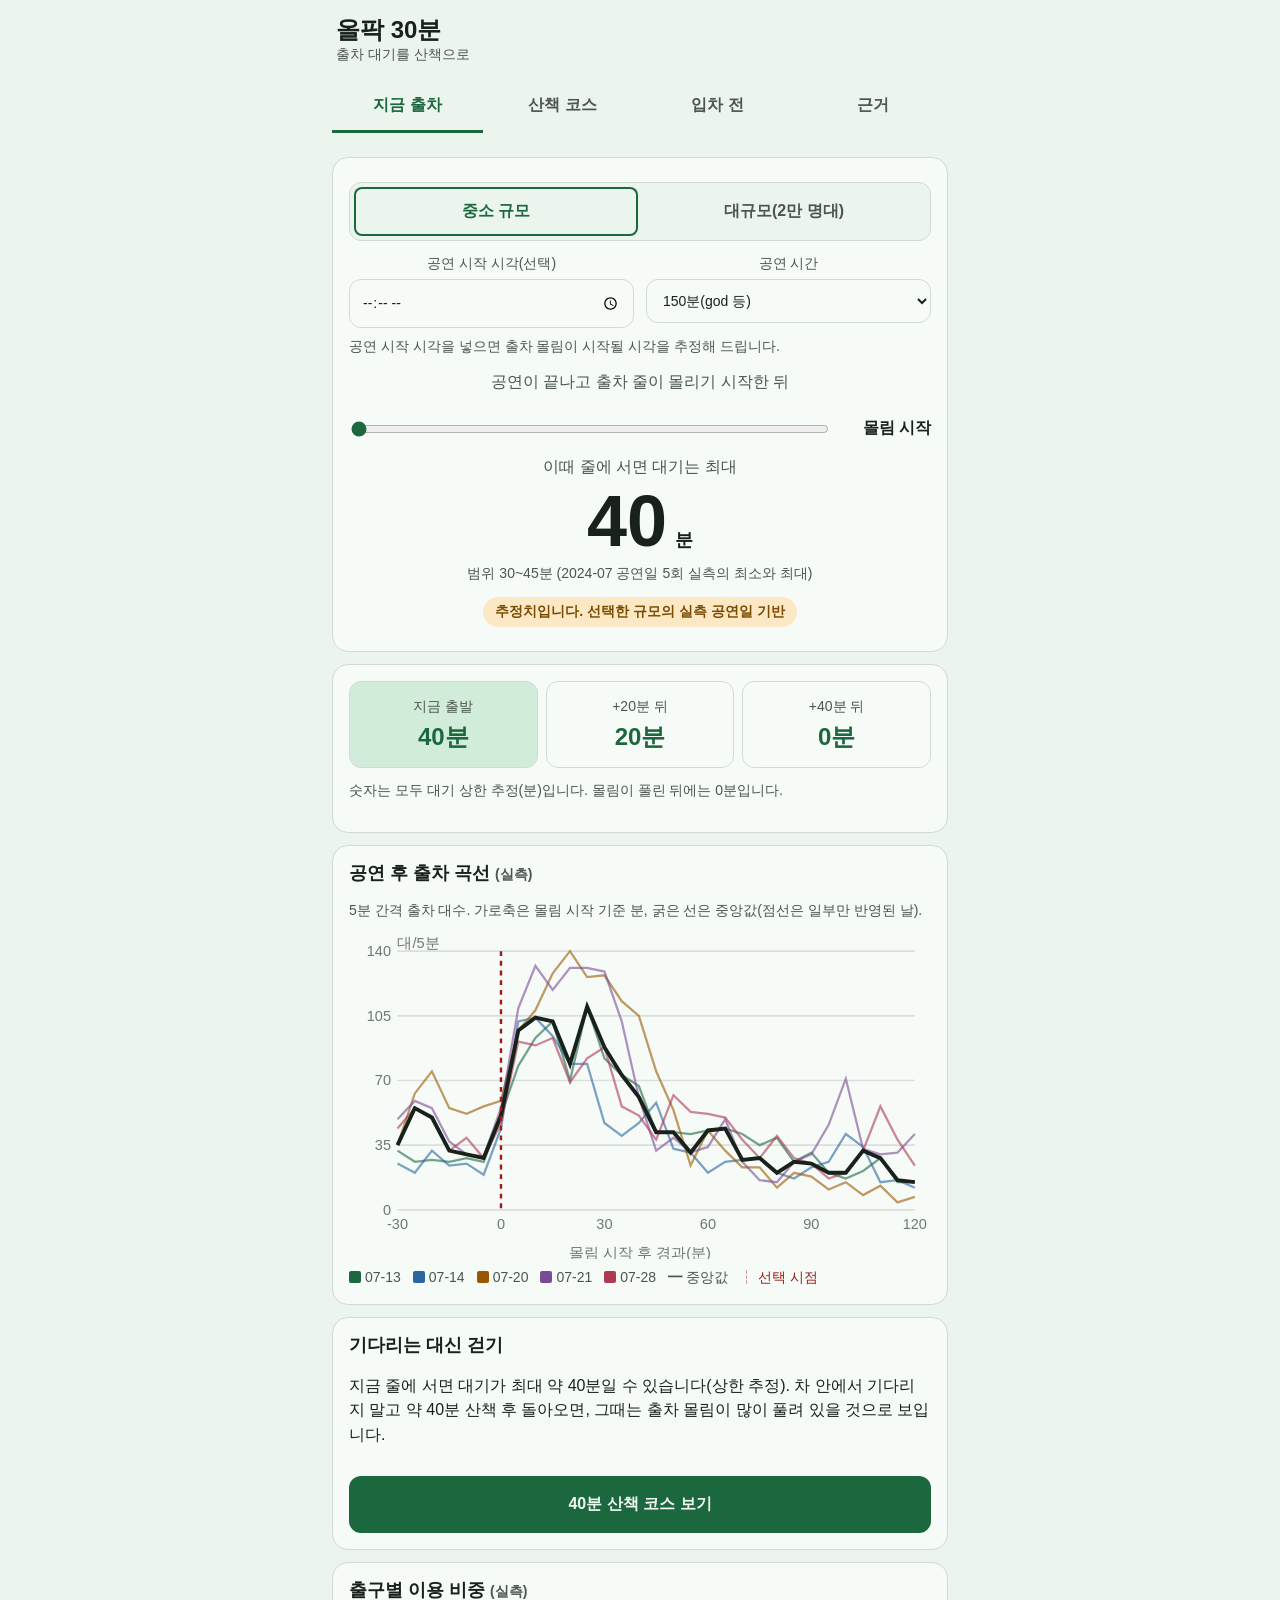
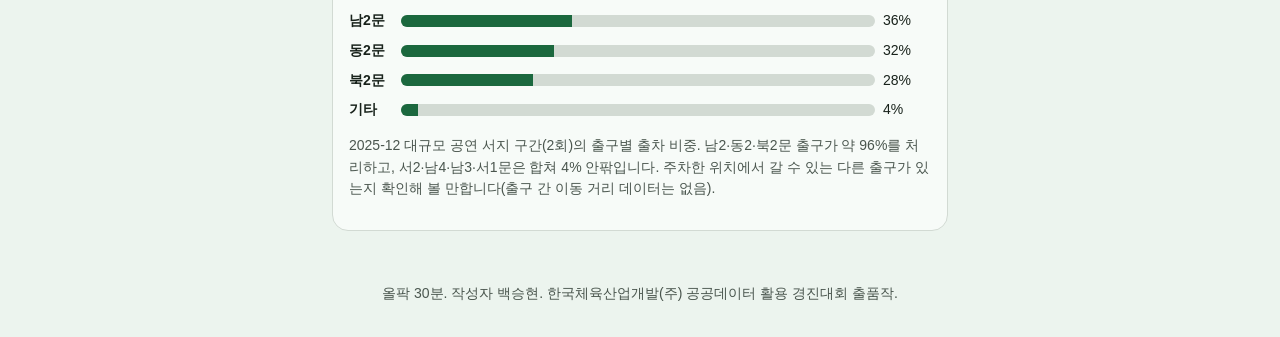
<file: index.html>
<!doctype html>
<html lang="ko"><head><meta charset="utf-8"><meta name="viewport" content="width=device-width,initial-scale=1">
<title>올팍 30분</title><meta name="description" content="공연 후 올림픽공원 출차 대기를 공공데이터로 추정하고 산책 코스로 바꾸는 웹앱">
<link rel="icon" href="data:,"><link rel="stylesheet" href="web/style.css"><meta http-equiv="refresh" content="0; url=web/"><link rel="canonical" href="web/"></head>
<body><main><p><a href="web/">올팍 30분 열기</a></p></main></body></html>
</file>
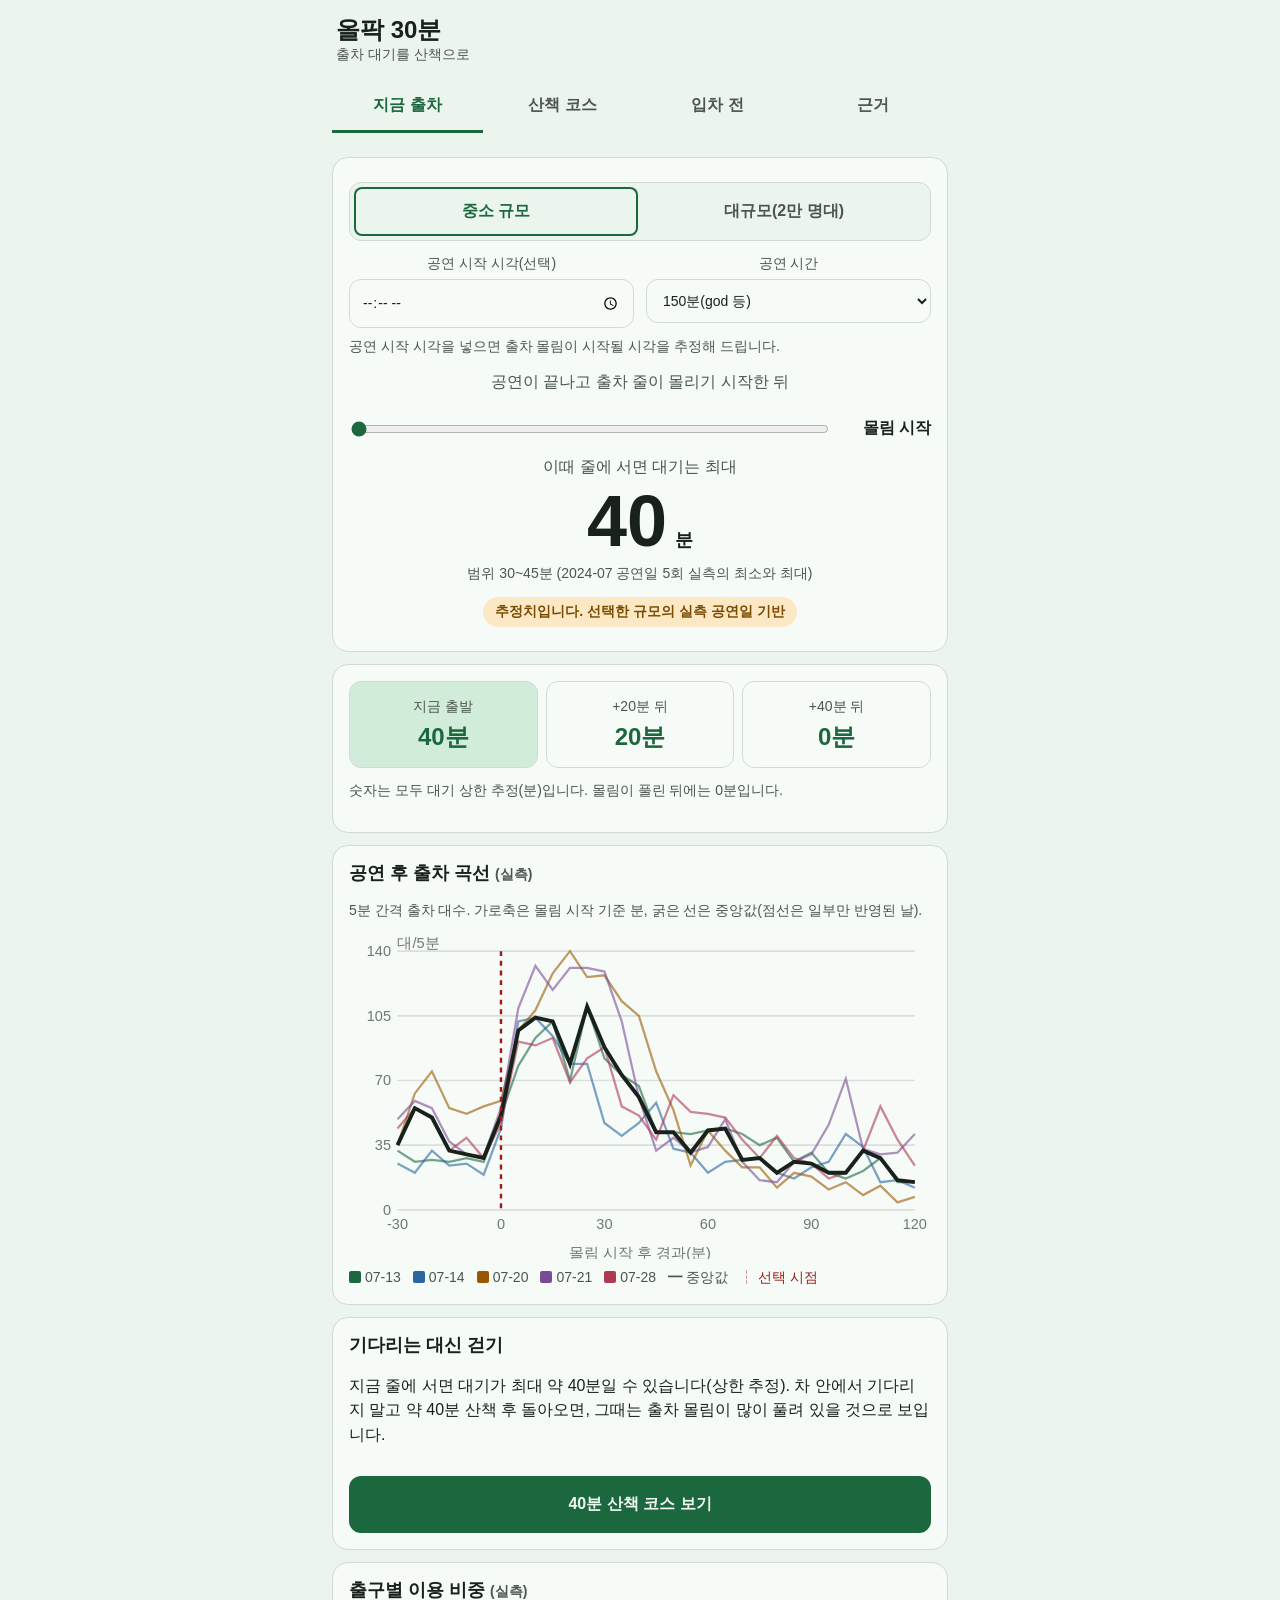
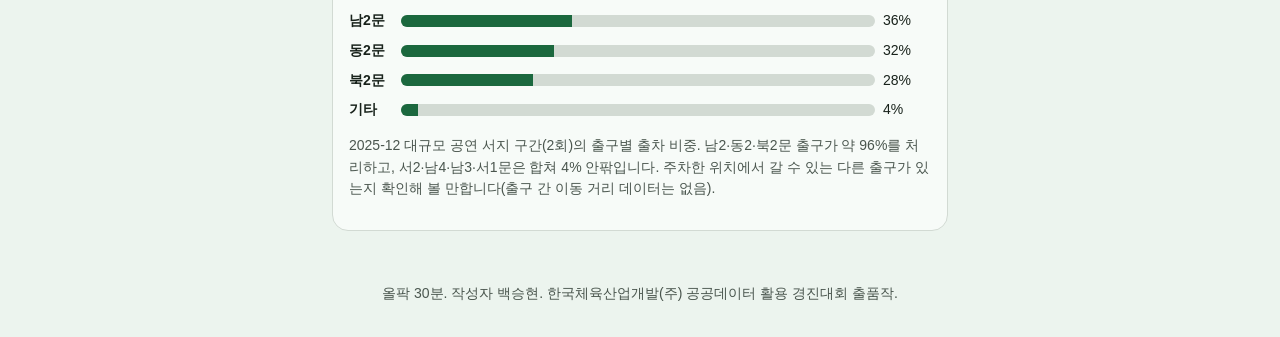
<file: web/index.html>
<!doctype html>
<html lang="ko">
<head>
<meta charset="utf-8">
<meta name="viewport" content="width=device-width,initial-scale=1,viewport-fit=cover">
<title>올팍 30분, 출차 대기를 산책으로</title>
<meta name="description" content="공연이 끝난 뒤 올림픽공원 출차 대기 시간을 데이터로 추정하고, 그 시간을 산책 코스로 바꿔 드립니다.">
<link rel="icon" href="data:,">
<link rel="stylesheet" href="style.css?v=3">
</head>
<body>
<header class="top">
  <div class="brand"><div><h1>올팍 30분</h1><p>출차 대기를 산책으로</p></div></div>
  <div class="live" id="live" hidden><span id="liveText"></span></div>
</header>

<nav class="tabs" role="tablist" aria-label="메뉴">
  <button role="tab" aria-selected="true" data-tab="out">지금 출차</button>
  <button role="tab" aria-selected="false" data-tab="walk">산책 코스</button>
  <button role="tab" aria-selected="false" data-tab="in">입차 전</button>
  <button role="tab" aria-selected="false" data-tab="why">근거</button>
</nav>

<main>
<!-- 1. 지금 출차 -->
<section id="tab-out" class="panel" role="tabpanel">
  <div class="card hero">
    <div class="seg" role="group" aria-label="공연 규모"><button type="button" data-scale="small" aria-pressed="true">중소 규모</button><button type="button" data-scale="large" aria-pressed="false">대규모(2만 명대)</button></div>
    <div class="row2 showrow">
      <label>공연 시작 시각(선택)<input type="time" id="showStart"></label>
      <label>공연 시간<select id="showDur"><option value="120">120분(중앙값)</option><option value="150" selected>150분(god 등)</option><option value="180">180분</option></select></label>
    </div>
    <p class="muted onset" id="onsetNote">공연 시작 시각을 넣으면 출차 몰림이 시작될 시각을 추정해 드립니다.</p>
    <div class="lead">공연이 끝나고 출차 줄이 몰리기 시작한 뒤</div>
    <div class="sliderrow">
      <input id="offset" type="range" min="0" max="60" step="5" value="0" aria-label="출차 몰림 시작 후 경과 분">
      <output id="offsetOut">0분 경과</output>
    </div>
    <div class="lead">이때 줄에 서면 대기는 최대</div>
    <div class="big"><span id="waitMed">-</span><small>분</small></div>
    <div class="range" id="waitRange"></div>
    <div class="tag est">추정치입니다. 선택한 규모의 실측 공연일 기반</div>
  </div>

  <div class="card"><div class="compare" id="compare"></div><p class="muted note-gap">숫자는 모두 대기 상한 추정(분)입니다. 몰림이 풀린 뒤에는 0분입니다.</p></div>

  <div class="card">
    <h2>공연 후 출차 곡선 <span class="muted">(실측)</span></h2>
    <p class="muted">5분 간격 출차 대수. 가로축은 몰림 시작 기준 분, 굵은 선은 중앙값(점선은 일부만 반영된 날).</p>
    <div id="chart" class="chart" aria-label="출차 곡선 그래프"></div>
    <div class="legend" id="legend"></div>
  </div>
  <div class="card" id="nextStep"></div>
  <div class="card">
    <h2>출구별 이용 비중 <span class="muted">(실측)</span></h2>
    <div id="gates" class="bars"></div>
  </div>
</section>

<!-- 2. 산책 -->
<section id="tab-walk" class="panel" role="tabpanel" hidden>
  <div class="card">
    <h2>기다릴 시간에 맞춘 산책 코스</h2>
    <div class="row2">
      <label>남는 시간<select id="walkMin"><option value="15">15분</option><option value="25" selected>25분</option><option value="40">40분</option><option value="60">60분</option></select></label>
      <label>날짜<input type="date" id="walkDate"></label>
    </div>
    <label class="check"><input type="checkbox" id="walkNight" checked> 해가 진 뒤(야간)</label>
    <div id="course"></div>
  </div>
  <div class="card note" id="seasonNote"></div>
</section>

<!-- 3. 입차 전 -->
<section id="tab-in" class="panel" role="tabpanel" hidden>
  <div class="card">
    <h2>입차 전에 알아 두면 좋은 것</h2>
    <ul class="tips" id="inTips"></ul>
  </div>
  <div class="card">
    <h2>주차구역 혼잡 기록 <span class="muted">(참고)</span></h2>
    <p class="muted" id="lotCaveat"></p>
    <div id="lots" class="bars"></div>
  </div>
  <div class="card" id="liveCard" hidden>
    <h2>실시간 주차현황</h2>
    <div id="liveBody"></div>
  </div>
</section>

<!-- 4. 근거 -->
<section id="tab-why" class="panel" role="tabpanel" hidden>
  <div class="card">
    <h2>어떻게 계산했나</h2>
    <div id="method"></div>
  </div>
  <div class="card">
    <h2>데이터 품질 개선 제안 <span class="muted" id="qCount"></span></h2>
    <div id="quality"></div>
  </div>
  <div class="card small">
    <h2>사용 데이터</h2>
    <p>한국체육산업개발(주) 개방 데이터: 올림픽공원 입출차 정보(15138735, 2024-07), 2025 연계 데이터(15164822)와 게이트별 입출차(15159093)의 파일 사본(문화공공데이터광장), 주차장 혼잡도(15164156), 월별주차현황(15131671), 잔디시설정보(15143220), 영문 공연정보(15149169), 실시간 주차현황(15168686, 실시간 연동). 공연정보(3037877)는 연동 예정입니다.</p>
    <p class="muted">본 서비스의 대기시간은 모두 통계 기반 <b>추정치</b>이며 실제 상황과 다를 수 있습니다. 현장 안내와 교통 정보를 우선하세요.</p>
  </div>
</section>
</main>
<footer>올팍 30분. 작성자 백승현. 한국체육산업개발(주) 공공데이터 활용 경진대회 출품작.</footer>

<script src="config.js?v=3"></script>
<script src="data.js?v=3"></script>
<script src="app.js?v=3"></script>
</body>
</html>
</file>
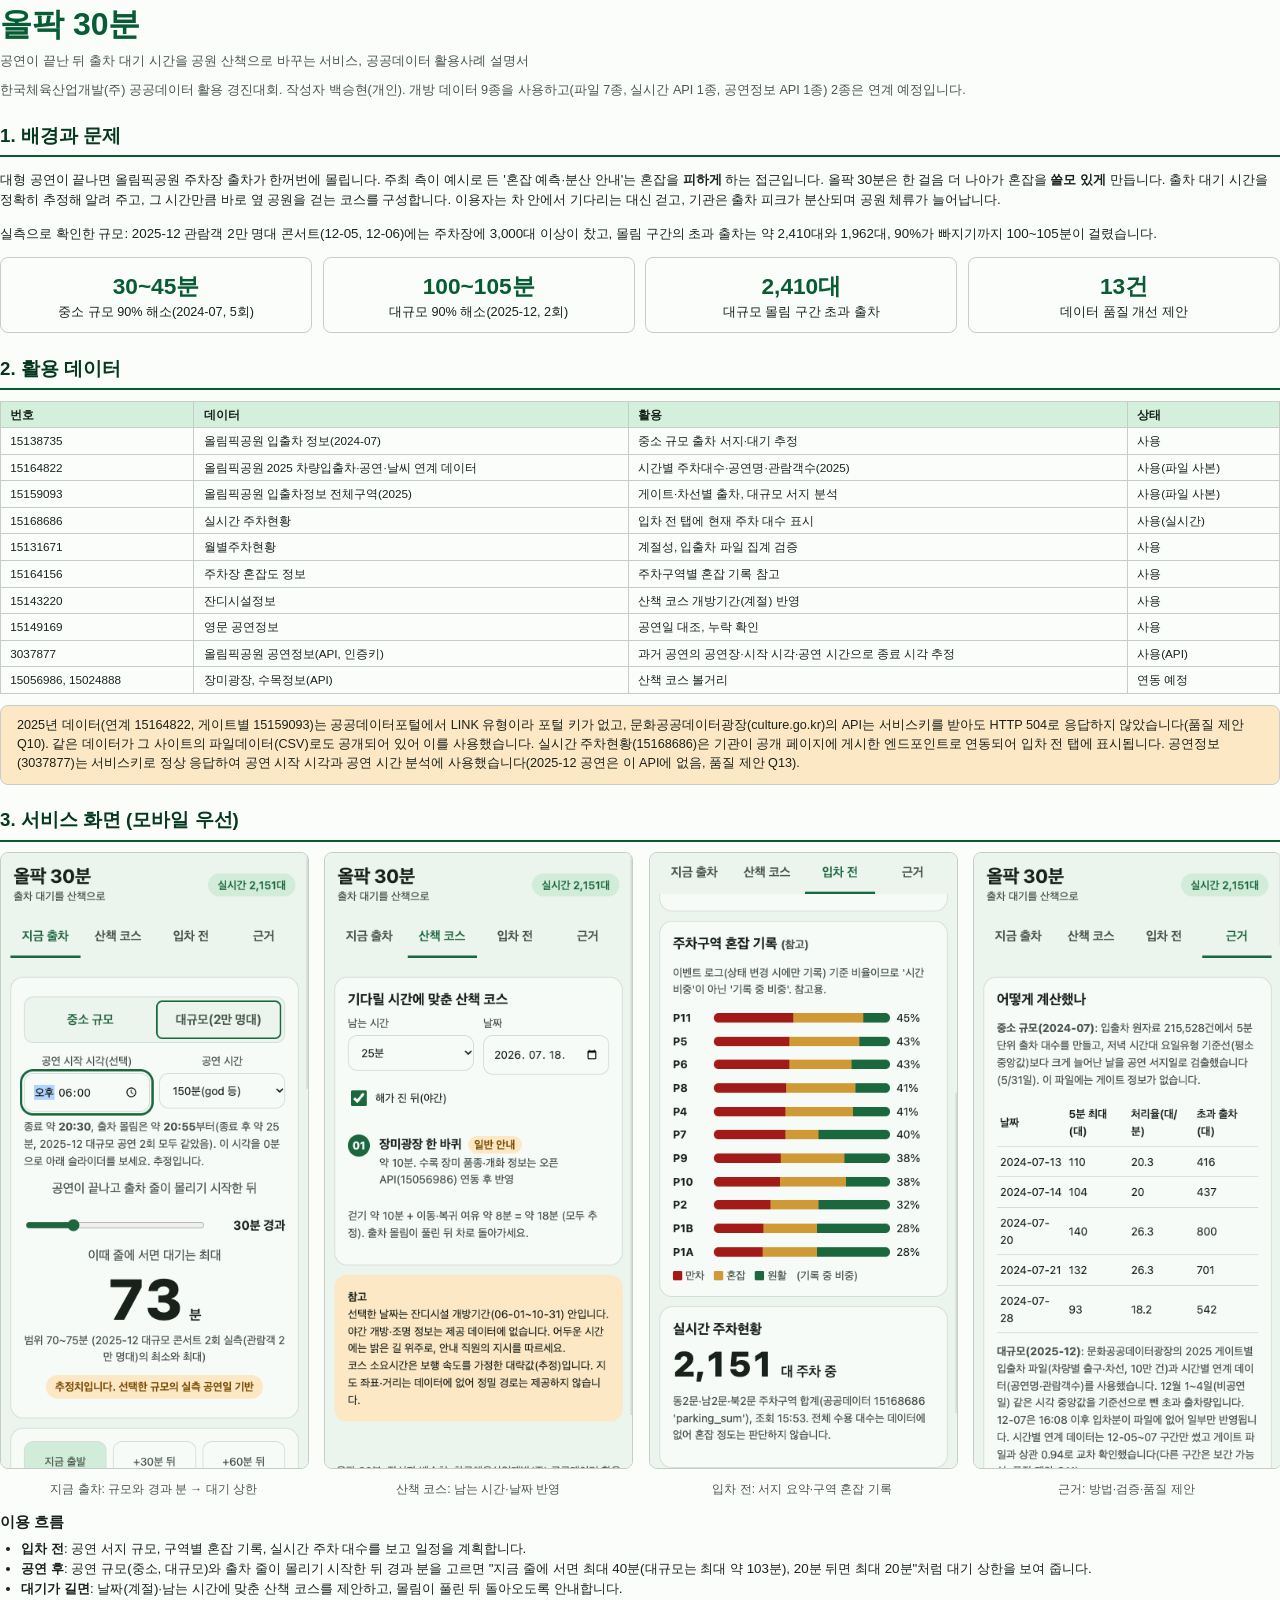
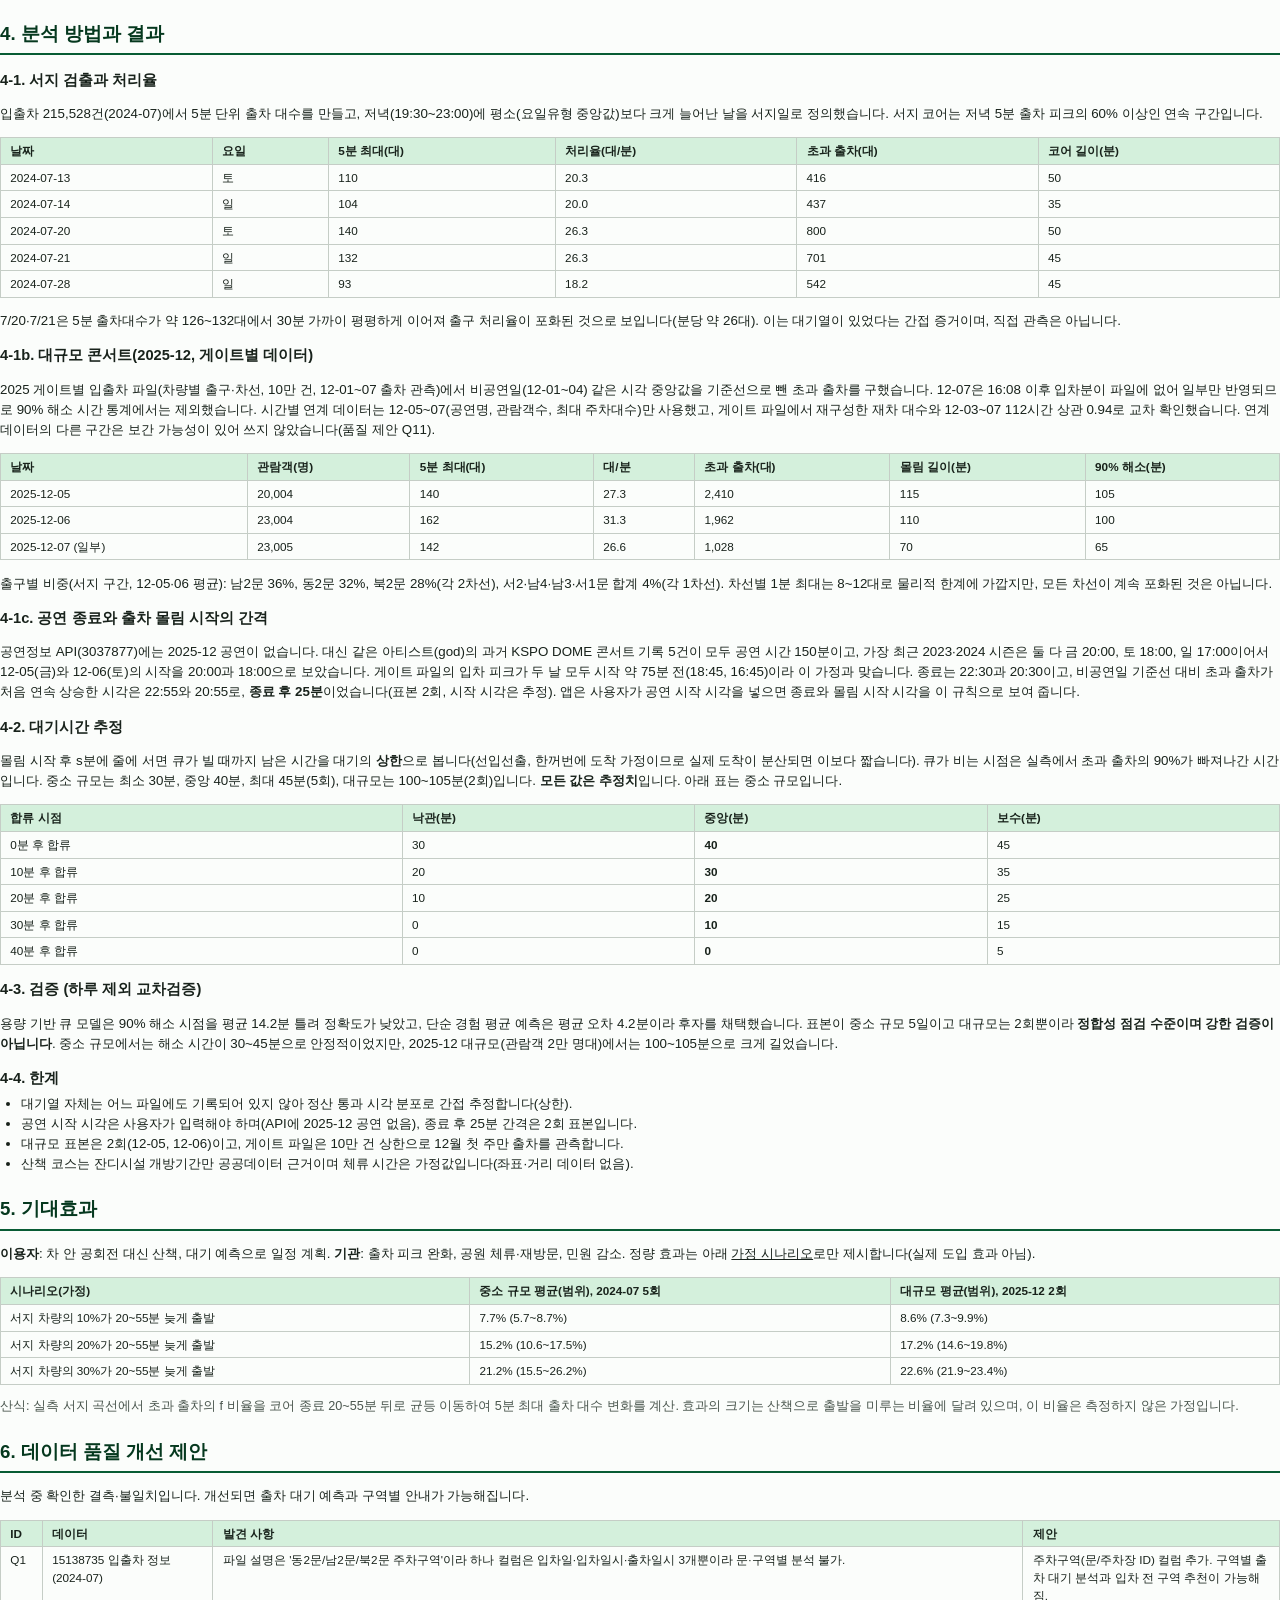
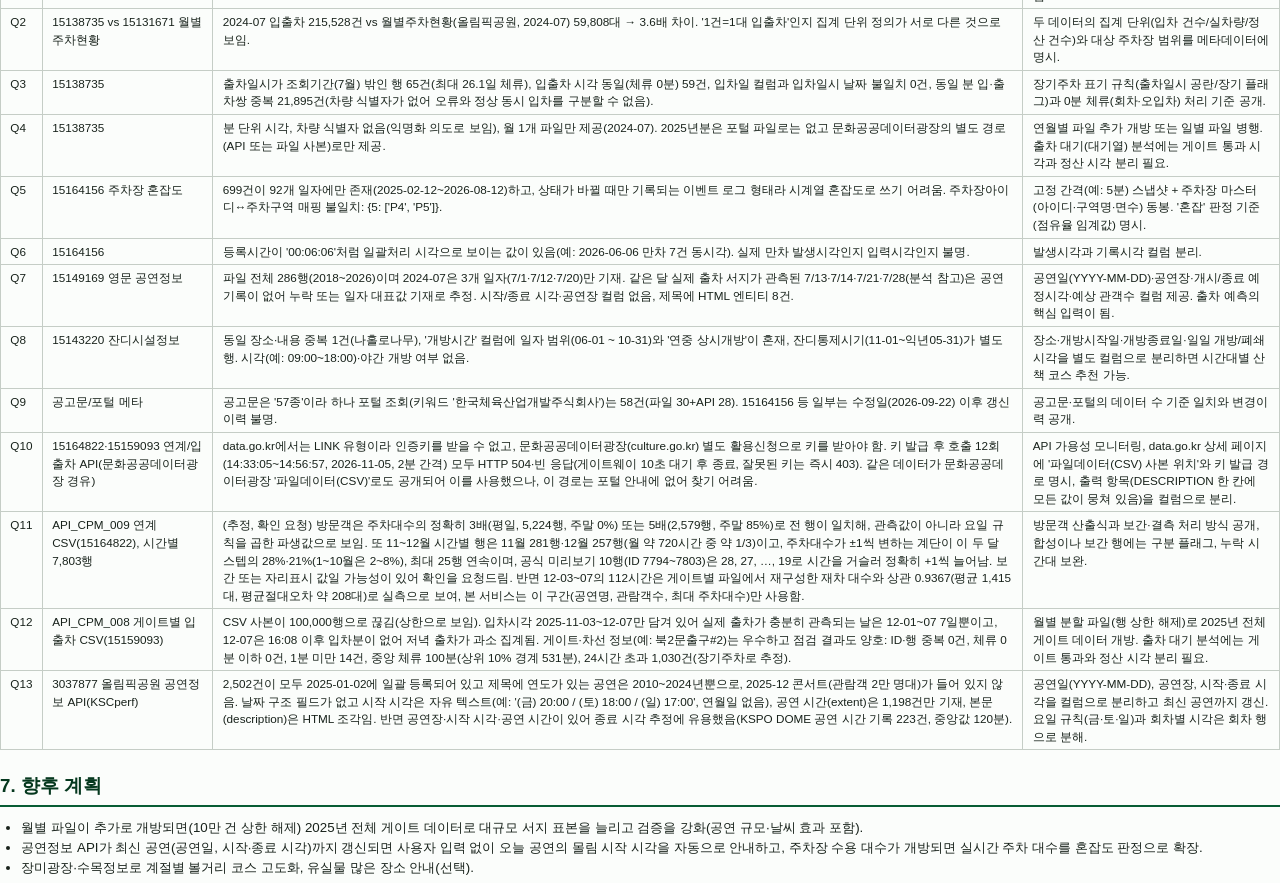
<file: submission/report.html>
<!doctype html><html lang="ko"><head><meta charset="utf-8"><title>올팍 30분 활용사례 설명서</title>
<meta name="description" content="공연 후 올림픽공원 출차 대기를 공공데이터로 추정하고 산책 코스로 바꾸는 서비스의 활용사례 설명서">
<style>
/* Hallmark · shape: app screen · genre: editorial · theme: custom · job: try · idea: "공연 후 출차 대기를 산책으로 바꾸는 서비스의 활용사례 설명서" · vibe: "차분한 공공 보고서, 숫자와 표 중심"
 * paper: oklch(98.5% 0.006 150) · accent: oklch(46% 0.1 155) · display: 시스템 고딕 · body: 시스템 고딕 · hero: none · nav: none · footer: none · imagery: 앱 화면 캡처 · signature: 실측 서지 표와 대기시간 표
 * axes: 연녹회색/시스템고딕/녹색 · posture: restrained · contrast: pass · fold: pass · v2.0.0 */
/* Hallmark · pre-emit critique: P4 H4 E4 S4 R4 V3 · weakest: V, 인쇄 문서라 구조 변주 여지가 적어 표와 숫자로 승부 */
:root {
  --font-ui: "Apple SD Gothic Neo", "Noto Sans KR", "Malgun Gothic", sans-serif;
  --color-paper: oklch(99.2% 0.003 150);
  --color-ink: oklch(24% 0.02 155);
  --color-muted: oklch(44% 0.02 155);
  --color-line: oklch(84% 0.012 150);
  --color-accent: oklch(42% 0.1 155);
  --color-heading: oklch(30% 0.07 155);
  --color-accent-ink: oklch(97% 0.01 150);
  --color-accent-soft: oklch(93% 0.04 155);
  --color-warn-soft: oklch(94% 0.05 80);
  --color-warn: oklch(46% 0.1 70);
}
@page { size: A4; margin: 16mm 15mm; }
html { overflow-x: clip; caret-color: var(--color-accent); scrollbar-color: var(--color-line) var(--color-paper); }
::selection { background: var(--color-accent-soft); color: var(--color-ink); }
body { overflow-x: clip; margin: 0; background: var(--color-paper); font-family: var(--font-ui); color: var(--color-ink); font-size: 10pt; line-height: 1.5; }
h1 { font-size: 24pt; margin: 0 0 2pt; color: var(--color-accent); text-wrap: balance; }
h2 { font-size: 14pt; border-bottom: 2px solid var(--color-accent); padding-bottom: 4pt; margin: 16pt 0 8pt; color: var(--color-heading); break-after: avoid; text-wrap: balance; }
h3 { font-size: 11pt; margin: 10pt 0 4pt; break-after: avoid; }
.sub { color: var(--color-muted); margin-bottom: 8pt; }
table { border-collapse: collapse; width: 100%; font-size: 8.8pt; margin: 6pt 0; break-inside: avoid; }
table.long { break-inside: auto; }
.keep { break-inside: avoid; }
td, th { border: 1px solid var(--color-line); padding: 3pt 7pt; text-align: left; vertical-align: top; }
th { background: var(--color-accent-soft); font-weight: 600; }
tr { break-inside: avoid; }
.box { background: var(--color-warn-soft); border: 1px solid var(--color-line); border-radius: 8px; padding: 8pt 12pt; margin: 8pt 0; font-size: 9.5pt; break-inside: avoid; }
.shots { display: flex; gap: 8pt; justify-content: space-between; }
figure { margin: 0; width: 24%; break-inside: avoid; }
figure img { width: 100%; border: 1px solid var(--color-line); border-radius: 8px; }
figcaption { font-size: 9pt; color: var(--color-muted); text-align: center; margin-top: 4pt; }
.meta { font-size: 9.5pt; color: var(--color-muted); }
.kpi { display: flex; gap: 8pt; }
.kpi div { flex: 1; border: 1px solid var(--color-line); border-radius: 8px; padding: 8pt; text-align: center; font-size: 9.5pt; }
.kpi b { display: block; font-size: 17pt; color: var(--color-accent); }
ul { margin: 4pt 0 4pt 16pt; padding: 0; }
</style></head><body>
<h1>올팍 30분</h1>
<div class="sub">공연이 끝난 뒤 출차 대기 시간을 공원 산책으로 바꾸는 서비스, 공공데이터 활용사례 설명서</div>
<div class="meta">한국체육산업개발(주) 공공데이터 활용 경진대회. 작성자 백승현(개인). 개방 데이터 9종을 사용하고(파일 7종, 실시간 API 1종, 공연정보 API 1종) 2종은 연계 예정입니다.</div>

<h2>1. 배경과 문제</h2>
<p>대형 공연이 끝나면 올림픽공원 주차장 출차가 한꺼번에 몰립니다. 주최 측이 예시로 든 '혼잡 예측·분산 안내'는 혼잡을 <b>피하게</b> 하는 접근입니다. 올팍 30분은 한 걸음 더 나아가 혼잡을 <b>쓸모 있게</b> 만듭니다. 출차 대기 시간을 정확히 추정해 알려 주고, 그 시간만큼 바로 옆 공원을 걷는 코스를 구성합니다. 이용자는 차 안에서 기다리는 대신 걷고, 기관은 출차 피크가 분산되며 공원 체류가 늘어납니다.</p>
<p>실측으로 확인한 규모: 2025-12 관람객 2만 명대 콘서트(12-05, 12-06)에는 주차장에 3,000대 이상이 찼고, 몰림 구간의 초과 출차는 약 2,410대와 1,962대, 90%가 빠지기까지 100~105분이 걸렸습니다.</p>
<div class="kpi"><div><b>30~45분</b>중소 규모 90% 해소(2024-07, 5회)</div><div><b>100~105분</b>대규모 90% 해소(2025-12, 2회)</div><div><b>2,410대</b>대규모 몰림 구간 초과 출차</div><div><b>13건</b>데이터 품질 개선 제안</div></div>

<h2>2. 활용 데이터</h2>
<table><tr><th>번호</th><th>데이터</th><th>활용</th><th>상태</th></tr><tr><td>15138735</td><td>올림픽공원 입출차 정보(2024-07)</td><td>중소 규모 출차 서지·대기 추정</td><td>사용</td></tr><tr><td>15164822</td><td>올림픽공원 2025 차량입출차·공연·날씨 연계 데이터</td><td>시간별 주차대수·공연명·관람객수(2025)</td><td>사용(파일 사본)</td></tr><tr><td>15159093</td><td>올림픽공원 입출차정보 전체구역(2025)</td><td>게이트·차선별 출차, 대규모 서지 분석</td><td>사용(파일 사본)</td></tr><tr><td>15168686</td><td>실시간 주차현황</td><td>입차 전 탭에 현재 주차 대수 표시</td><td>사용(실시간)</td></tr><tr><td>15131671</td><td>월별주차현황</td><td>계절성, 입출차 파일 집계 검증</td><td>사용</td></tr><tr><td>15164156</td><td>주차장 혼잡도 정보</td><td>주차구역별 혼잡 기록 참고</td><td>사용</td></tr><tr><td>15143220</td><td>잔디시설정보</td><td>산책 코스 개방기간(계절) 반영</td><td>사용</td></tr><tr><td>15149169</td><td>영문 공연정보</td><td>공연일 대조, 누락 확인</td><td>사용</td></tr><tr><td>3037877</td><td>올림픽공원 공연정보(API, 인증키)</td><td>과거 공연의 공연장·시작 시각·공연 시간으로 종료 시각 추정</td><td>사용(API)</td></tr><tr><td>15056986, 15024888</td><td>장미광장, 수목정보(API)</td><td>산책 코스 볼거리</td><td>연동 예정</td></tr></table>
<div class="box">2025년 데이터(연계 15164822, 게이트별 15159093)는 공공데이터포털에서 LINK 유형이라 포털 키가 없고, 문화공공데이터광장(culture.go.kr)의 API는 서비스키를 받아도 HTTP 504로 응답하지 않았습니다(품질 제안 Q10). 같은 데이터가 그 사이트의 파일데이터(CSV)로도 공개되어 있어 이를 사용했습니다. 실시간 주차현황(15168686)은 기관이 공개 페이지에 게시한 엔드포인트로 연동되어 입차 전 탭에 표시됩니다. 공연정보(3037877)는 서비스키로 정상 응답하여 공연 시작 시각과 공연 시간 분석에 사용했습니다(2025-12 공연은 이 API에 없음, 품질 제안 Q13).</div>

<h2>3. 서비스 화면 (모바일 우선)</h2>
<div class="shots"><figure><img src="img/s1.png?v=1793861618"><figcaption>지금 출차: 규모와 경과 분 → 대기 상한</figcaption></figure><figure><img src="img/s2.png?v=1793861619"><figcaption>산책 코스: 남는 시간·날짜 반영</figcaption></figure><figure><img src="img/s3.png?v=1793861620"><figcaption>입차 전: 서지 요약·구역 혼잡 기록</figcaption></figure><figure><img src="img/s4.png?v=1793861622"><figcaption>근거: 방법·검증·품질 제안</figcaption></figure></div>
<h3>이용 흐름</h3>
<ul><li><b>입차 전</b>: 공연 서지 규모, 구역별 혼잡 기록, 실시간 주차 대수를 보고 일정을 계획합니다.</li>
<li><b>공연 후</b>: 공연 규모(중소, 대규모)와 출차 줄이 몰리기 시작한 뒤 경과 분을 고르면 "지금 줄에 서면 최대 40분(대규모는 최대 약 103분), 20분 뒤면 최대 20분"처럼 대기 상한을 보여 줍니다.</li>
<li><b>대기가 길면</b>: 날짜(계절)·남는 시간에 맞춘 산책 코스를 제안하고, 몰림이 풀린 뒤 돌아오도록 안내합니다.</li></ul>

<h2>4. 분석 방법과 결과</h2>
<h3>4-1. 서지 검출과 처리율</h3>
<p>입출차 215,528건(2024-07)에서 5분 단위 출차 대수를 만들고, 저녁(19:30~23:00)에 평소(요일유형 중앙값)보다 크게 늘어난 날을 서지일로 정의했습니다. 서지 코어는 저녁 5분 출차 피크의 60% 이상인 연속 구간입니다.</p>
<table><tr><th>날짜</th><th>요일</th><th>5분 최대(대)</th><th>처리율(대/분)</th><th>초과 출차(대)</th><th>코어 길이(분)</th></tr><tr><td>2024-07-13</td><td>토</td><td>110</td><td>20.3</td><td>416</td><td>50</td></tr><tr><td>2024-07-14</td><td>일</td><td>104</td><td>20.0</td><td>437</td><td>35</td></tr><tr><td>2024-07-20</td><td>토</td><td>140</td><td>26.3</td><td>800</td><td>50</td></tr><tr><td>2024-07-21</td><td>일</td><td>132</td><td>26.3</td><td>701</td><td>45</td></tr><tr><td>2024-07-28</td><td>일</td><td>93</td><td>18.2</td><td>542</td><td>45</td></tr></table>
<p>7/20·7/21은 5분 출차대수가 약 126~132대에서 30분 가까이 평평하게 이어져 출구 처리율이 포화된 것으로 보입니다(분당 약 26대). 이는 대기열이 있었다는 간접 증거이며, 직접 관측은 아닙니다.</p>
<h3>4-1b. 대규모 콘서트(2025-12, 게이트별 데이터)</h3>
<p>2025 게이트별 입출차 파일(차량별 출구·차선, 10만 건, 12-01~07 출차 관측)에서 비공연일(12-01~04) 같은 시각 중앙값을 기준선으로 뺀 초과 출차를 구했습니다. 12-07은 16:08 이후 입차분이 파일에 없어 일부만 반영되므로 90% 해소 시간 통계에서는 제외했습니다. 시간별 연계 데이터는 12-05~07(공연명, 관람객수, 최대 주차대수)만 사용했고, 게이트 파일에서 재구성한 재차 대수와 12-03~07 112시간 상관 0.94로 교차 확인했습니다. 연계 데이터의 다른 구간은 보간 가능성이 있어 쓰지 않았습니다(품질 제안 Q11).</p>
<table><tr><th>날짜</th><th>관람객(명)</th><th>5분 최대(대)</th><th>대/분</th><th>초과 출차(대)</th><th>몰림 길이(분)</th><th>90% 해소(분)</th></tr><tr><td>2025-12-05</td><td>20,004</td><td>140</td><td>27.3</td><td>2,410</td><td>115</td><td>105</td></tr><tr><td>2025-12-06</td><td>23,004</td><td>162</td><td>31.3</td><td>1,962</td><td>110</td><td>100</td></tr><tr><td>2025-12-07 (일부)</td><td>23,005</td><td>142</td><td>26.6</td><td>1,028</td><td>70</td><td>65</td></tr></table>
<p>출구별 비중(서지 구간, 12-05·06 평균): 남2문 36%, 동2문 32%, 북2문 28%(각 2차선), 서2·남4·남3·서1문 합계 4%(각 1차선). 차선별 1분 최대는 8~12대로 물리적 한계에 가깝지만, 모든 차선이 계속 포화된 것은 아닙니다.</p>
<h3>4-1c. 공연 종료와 출차 몰림 시작의 간격</h3>
<p>공연정보 API(3037877)에는 2025-12 공연이 없습니다. 대신 같은 아티스트(god)의 과거 KSPO DOME 콘서트 기록 5건이 모두 공연 시간 150분이고, 가장 최근 2023·2024 시즌은 둘 다 금 20:00, 토 18:00, 일 17:00이어서 12-05(금)와 12-06(토)의 시작을 20:00과 18:00으로 보았습니다. 게이트 파일의 입차 피크가 두 날 모두 시작 약 75분 전(18:45, 16:45)이라 이 가정과 맞습니다. 종료는 22:30과 20:30이고, 비공연일 기준선 대비 초과 출차가 처음 연속 상승한 시각은 22:55와 20:55로, <b>종료 후 25분</b>이었습니다(표본 2회, 시작 시각은 추정). 앱은 사용자가 공연 시작 시각을 넣으면 종료와 몰림 시작 시각을 이 규칙으로 보여 줍니다.</p>
<h3>4-2. 대기시간 추정</h3>
<p>몰림 시작 후 s분에 줄에 서면 큐가 빌 때까지 남은 시간을 대기의 <b>상한</b>으로 봅니다(선입선출, 한꺼번에 도착 가정이므로 실제 도착이 분산되면 이보다 짧습니다). 큐가 비는 시점은 실측에서 초과 출차의 90%가 빠져나간 시간입니다. 중소 규모는 최소 30분, 중앙 40분, 최대 45분(5회), 대규모는 100~105분(2회)입니다. <b>모든 값은 추정치</b>입니다. 아래 표는 중소 규모입니다.</p>
<table><tr><th>합류 시점</th><th>낙관(분)</th><th>중앙(분)</th><th>보수(분)</th></tr><tr><td>0분 후 합류</td><td>30</td><td><b>40</b></td><td>45</td></tr><tr><td>10분 후 합류</td><td>20</td><td><b>30</b></td><td>35</td></tr><tr><td>20분 후 합류</td><td>10</td><td><b>20</b></td><td>25</td></tr><tr><td>30분 후 합류</td><td>0</td><td><b>10</b></td><td>15</td></tr><tr><td>40분 후 합류</td><td>0</td><td><b>0</b></td><td>5</td></tr></table>
<h3>4-3. 검증 (하루 제외 교차검증)</h3>
<p>용량 기반 큐 모델은 90% 해소 시점을 평균 14.2분 틀려 정확도가 낮았고, 단순 경험 평균 예측은 평균 오차 4.2분이라 후자를 채택했습니다. 표본이 중소 규모 5일이고 대규모는 2회뿐이라 <b>정합성 점검 수준이며 강한 검증이 아닙니다</b>. 중소 규모에서는 해소 시간이 30~45분으로 안정적이었지만, 2025-12 대규모(관람객 2만 명대)에서는 100~105분으로 크게 길었습니다.</p>
<h3>4-4. 한계</h3>
<ul><li>대기열 자체는 어느 파일에도 기록되어 있지 않아 정산 통과 시각 분포로 간접 추정합니다(상한).</li>
<li>공연 시작 시각은 사용자가 입력해야 하며(API에 2025-12 공연 없음), 종료 후 25분 간격은 2회 표본입니다.</li>
<li>대규모 표본은 2회(12-05, 12-06)이고, 게이트 파일은 10만 건 상한으로 12월 첫 주만 출차를 관측합니다.</li>
<li>산책 코스는 잔디시설 개방기간만 공공데이터 근거이며 체류 시간은 가정값입니다(좌표·거리 데이터 없음).</li></ul>

<div class="keep"><h2>5. 기대효과</h2>
<p><b>이용자</b>: 차 안 공회전 대신 산책, 대기 예측으로 일정 계획. <b>기관</b>: 출차 피크 완화, 공원 체류·재방문, 민원 감소. 정량 효과는 아래 <u>가정 시나리오</u>로만 제시합니다(실제 도입 효과 아님).</p>
<table><tr><th>시나리오(가정)</th><th>중소 규모 평균(범위), 2024-07 5회</th><th>대규모 평균(범위), 2025-12 2회</th></tr>
<tr><td>서지 차량의 10%가 20~55분 늦게 출발</td><td>7.7% (5.7~8.7%)</td><td>8.6% (7.3~9.9%)</td></tr><tr><td>서지 차량의 20%가 20~55분 늦게 출발</td><td>15.2% (10.6~17.5%)</td><td>17.2% (14.6~19.8%)</td></tr><tr><td>서지 차량의 30%가 20~55분 늦게 출발</td><td>21.2% (15.5~26.2%)</td><td>22.6% (21.9~23.4%)</td></tr></table>
<p class="meta">산식: 실측 서지 곡선에서 초과 출차의 f 비율을 코어 종료 20~55분 뒤로 균등 이동하여 5분 최대 출차 대수 변화를 계산. 효과의 크기는 산책으로 출발을 미루는 비율에 달려 있으며, 이 비율은 측정하지 않은 가정입니다.</p></div>

<h2>6. 데이터 품질 개선 제안</h2>
<p>분석 중 확인한 결측·불일치입니다. 개선되면 출차 대기 예측과 구역별 안내가 가능해집니다.</p>
<table class="long"><tr><th>ID</th><th>데이터</th><th>발견 사항</th><th>제안</th></tr><tr><td>Q1</td><td>15138735 입출차 정보(2024-07)</td><td>파일 설명은 &#x27;동2문/남2문/북2문 주차구역&#x27;이라 하나 컬럼은 입차일·입차일시·출차일시 3개뿐이라 문·구역별 분석 불가.</td><td>주차구역(문/주차장 ID) 컬럼 추가. 구역별 출차 대기 분석과 입차 전 구역 추천이 가능해짐.</td></tr><tr><td>Q2</td><td>15138735 vs 15131671 월별주차현황</td><td>2024-07 입출차 215,528건 vs 월별주차현황(올림픽공원, 2024-07) 59,808대 → 3.6배 차이. &#x27;1건=1대 입출차&#x27;인지 집계 단위 정의가 서로 다른 것으로 보임.</td><td>두 데이터의 집계 단위(입차 건수/실차량/정산 건수)와 대상 주차장 범위를 메타데이터에 명시.</td></tr><tr><td>Q3</td><td>15138735</td><td>출차일시가 조회기간(7월) 밖인 행 65건(최대 26.1일 체류), 입출차 시각 동일(체류 0분) 59건, 입차일 컬럼과 입차일시 날짜 불일치 0건, 동일 분 입·출차쌍 중복 21,895건(차량 식별자가 없어 오류와 정상 동시 입차를 구분할 수 없음).</td><td>장기주차 표기 규칙(출차일시 공란/장기 플래그)과 0분 체류(회차·오입차) 처리 기준 공개.</td></tr><tr><td>Q4</td><td>15138735</td><td>분 단위 시각, 차량 식별자 없음(익명화 의도로 보임), 월 1개 파일만 제공(2024-07). 2025년분은 포털 파일로는 없고 문화공공데이터광장의 별도 경로(API 또는 파일 사본)로만 제공.</td><td>연월별 파일 추가 개방 또는 일별 파일 병행. 출차 대기(대기열) 분석에는 게이트 통과 시각과 정산 시각 분리 필요.</td></tr><tr><td>Q5</td><td>15164156 주차장 혼잡도</td><td>699건이 92개 일자에만 존재(2025-02-12~2026-08-12)하고, 상태가 바뀔 때만 기록되는 이벤트 로그 형태라 시계열 혼잡도로 쓰기 어려움. 주차장아이디↔주차구역 매핑 불일치: {5: [&#x27;P4&#x27;, &#x27;P5&#x27;]}.</td><td>고정 간격(예: 5분) 스냅샷 + 주차장 마스터(아이디·구역명·면수) 동봉. &#x27;혼잡&#x27; 판정 기준(점유율 임계값) 명시.</td></tr><tr><td>Q6</td><td>15164156</td><td>등록시간이 &#x27;00:06:06&#x27;처럼 일괄처리 시각으로 보이는 값이 있음(예: 2026-06-06 만차 7건 동시각). 실제 만차 발생시각인지 입력시각인지 불명.</td><td>발생시각과 기록시각 컬럼 분리.</td></tr><tr><td>Q7</td><td>15149169 영문 공연정보</td><td>파일 전체 286행(2018~2026)이며 2024-07은 3개 일자(7/1·7/12·7/20)만 기재. 같은 달 실제 출차 서지가 관측된 7/13·7/14·7/21·7/28(분석 참고)은 공연 기록이 없어 누락 또는 일자 대표값 기재로 추정. 시작/종료 시각·공연장 컬럼 없음, 제목에 HTML 엔티티 8건.</td><td>공연일(YYYY-MM-DD)·공연장·개시/종료 예정시각·예상 관객수 컬럼 제공. 출차 예측의 핵심 입력이 됨.</td></tr><tr><td>Q8</td><td>15143220 잔디시설정보</td><td>동일 장소·내용 중복 1건(나홀로나무), &#x27;개방시간&#x27; 컬럼에 일자 범위(06-01 ~ 10-31)와 &#x27;연중 상시개방&#x27;이 혼재, 잔디통제시기(11-01~익년05-31)가 별도 행. 시각(예: 09:00~18:00)·야간 개방 여부 없음.</td><td>장소·개방시작일·개방종료일·일일 개방/폐쇄 시각을 별도 컬럼으로 분리하면 시간대별 산책 코스 추천 가능.</td></tr><tr><td>Q9</td><td>공고문/포털 메타</td><td>공고문은 &#x27;57종&#x27;이라 하나 포털 조회(키워드 &#x27;한국체육산업개발주식회사&#x27;)는 58건(파일 30+API 28). 15164156 등 일부는 수정일(2026-09-22) 이후 갱신 이력 불명.</td><td>공고문·포털의 데이터 수 기준 일치와 변경이력 공개.</td></tr><tr><td>Q10</td><td>15164822·15159093 연계/입출차 API(문화공공데이터광장 경유)</td><td>data.go.kr에서는 LINK 유형이라 인증키를 받을 수 없고, 문화공공데이터광장(culture.go.kr) 별도 활용신청으로 키를 받아야 함. 키 발급 후 호출 12회(14:33:05~14:56:57, 2026-11-05, 2분 간격) 모두 HTTP 504·빈 응답(게이트웨이 10초 대기 후 종료, 잘못된 키는 즉시 403). 같은 데이터가 문화공공데이터광장 &#x27;파일데이터(CSV)&#x27;로도 공개되어 이를 사용했으나, 이 경로는 포털 안내에 없어 찾기 어려움.</td><td>API 가용성 모니터링, data.go.kr 상세 페이지에 &#x27;파일데이터(CSV) 사본 위치&#x27;와 키 발급 경로 명시, 출력 항목(DESCRIPTION 한 칸에 모든 값이 뭉쳐 있음)을 컬럼으로 분리.</td></tr><tr><td>Q11</td><td>API_CPM_009 연계 CSV(15164822), 시간별 7,803행</td><td>(추정, 확인 요청) 방문객은 주차대수의 정확히 3배(평일, 5,224행, 주말 0%) 또는 5배(2,579행, 주말 85%)로 전 행이 일치해, 관측값이 아니라 요일 규칙을 곱한 파생값으로 보임. 또 11~12월 시간별 행은 11월 281행·12월 257행(월 약 720시간 중 약 1/3)이고, 주차대수가 ±1씩 변하는 계단이 이 두 달 스텝의 28%·21%(1~10월은 2~8%), 최대 25행 연속이며, 공식 미리보기 10행(ID 7794~7803)은 28, 27, …, 19로 시간을 거슬러 정확히 +1씩 늘어남. 보간 또는 자리표시 값일 가능성이 있어 확인을 요청드림. 반면 12-03~07의 112시간은 게이트별 파일에서 재구성한 재차 대수와 상관 0.9367(평균 1,415대, 평균절대오차 약 208대)로 실측으로 보여, 본 서비스는 이 구간(공연명, 관람객수, 최대 주차대수)만 사용함.</td><td>방문객 산출식과 보간·결측 처리 방식 공개, 합성이나 보간 행에는 구분 플래그, 누락 시간대 보완.</td></tr><tr><td>Q12</td><td>API_CPM_008 게이트별 입출차 CSV(15159093)</td><td>CSV 사본이 100,000행으로 끊김(상한으로 보임). 입차시각 2025-11-03~12-07만 담겨 있어 실제 출차가 충분히 관측되는 날은 12-01~07 7일뿐이고, 12-07은 16:08 이후 입차분이 없어 저녁 출차가 과소 집계됨. 게이트·차선 정보(예: 북2문출구#2)는 우수하고 점검 결과도 양호: ID·행 중복 0건, 체류 0분 이하 0건, 1분 미만 14건, 중앙 체류 100분(상위 10% 경계 531분), 24시간 초과 1,030건(장기주차로 추정).</td><td>월별 분할 파일(행 상한 해제)로 2025년 전체 게이트 데이터 개방. 출차 대기 분석에는 게이트 통과와 정산 시각 분리 필요.</td></tr><tr><td>Q13</td><td>3037877 올림픽공원 공연정보 API(KSCperf)</td><td>2,502건이 모두 2025-01-02에 일괄 등록되어 있고 제목에 연도가 있는 공연은 2010~2024년뿐으로, 2025-12 콘서트(관람객 2만 명대)가 들어 있지 않음. 날짜 구조 필드가 없고 시작 시각은 자유 텍스트(예: &#x27;(금) 20:00 / (토) 18:00 / (일) 17:00&#x27;, 연월일 없음), 공연 시간(extent)은 1,198건만 기재, 본문(description)은 HTML 조각임. 반면 공연장·시작 시각·공연 시간이 있어 종료 시각 추정에 유용했음(KSPO DOME 공연 시간 기록 223건, 중앙값 120분).</td><td>공연일(YYYY-MM-DD), 공연장, 시작·종료 시각을 컬럼으로 분리하고 최신 공연까지 갱신. 요일 규칙(금·토·일)과 회차별 시각은 회차 행으로 분해.</td></tr></table>

<h2>7. 향후 계획</h2>
<ul><li>월별 파일이 추가로 개방되면(10만 건 상한 해제) 2025년 전체 게이트 데이터로 대규모 서지 표본을 늘리고 검증을 강화(공연 규모·날씨 효과 포함).</li>
<li>공연정보 API가 최신 공연(공연일, 시작·종료 시각)까지 갱신되면 사용자 입력 없이 오늘 공연의 몰림 시작 시각을 자동으로 안내하고, 주차장 수용 대수가 개방되면 실시간 주차 대수를 혼잡도 판정으로 확장.</li>
<li>장미광장·수목정보로 계절별 볼거리 코스 고도화, 유실물 많은 장소 안내(선택).</li></ul>

</body></html>
</file>
<file: web/style.css>
/* Hallmark · shape: app screen · genre: modern-minimal · theme: custom · job: try · idea: "공연이 끝난 뒤 출차 대기 시간을 추정하고 그 시간을 산책으로 바꾼다" · vibe: "차분한 공공 도구, 읽기 쉬운 숫자"
 * paper: oklch(96% 0.012 150) · accent: oklch(48% 0.09 155) · display: 시스템 고딕 · body: 시스템 고딕 · hero: none, 도구 화면(슬라이더와 한 개의 큰 숫자) · nav: 4개 탭 · footer: 한 줄 · imagery: none, 실측 곡선 · signature: 슬라이더를 움직이면 대기 시간이 줄어드는 한 개의 큰 숫자
 * axes: 연녹회색/시스템고딕/녹색 · posture: restrained · contrast: pass · fold: pass · v2.0.0 */
/* Hallmark · pre-emit critique: P4 H4 E4 S4 R4 V3 · weakest: V, 단일 도구 화면이라 구조 변주 여지가 적어 숫자 하나로 승부 */
:root {
  --font-ui: -apple-system, BlinkMacSystemFont, "Apple SD Gothic Neo", "Noto Sans KR", "Malgun Gothic", sans-serif;
  --color-paper: oklch(96% 0.012 150);
  --color-surface: oklch(98.5% 0.006 150);
  --color-ink: oklch(24% 0.02 155);
  --color-muted: oklch(44% 0.02 155);
  --color-line: oklch(88% 0.012 150);
  --color-accent: oklch(46% 0.1 155);
  --color-accent-soft: oklch(92% 0.04 155);
  --color-on-accent: oklch(97% 0.01 150);
  --color-accent-ink: var(--color-on-accent);
  --color-warn: oklch(46% 0.1 70);
  --color-warn-soft: oklch(94% 0.05 80);
  --danger: oklch(46% 0.17 28);
  --seg-busy: oklch(72% 0.13 80);
  --chart-1: oklch(46% 0.1 155);
  --chart-2: oklch(50% 0.11 250);
  --chart-3: oklch(52% 0.12 65);
  --chart-4: oklch(50% 0.12 310);
  --chart-5: oklch(52% 0.15 10);
  --s1: 4px; --s2: 8px; --s3: 12px; --s4: 16px; --s5: 20px; --s6: 24px; --s8: 32px;
  --r-card: 16px; --r-ctl: 12px; --r-chip: 999px;
  --dur-micro: 120ms;
  --ring: 3px solid var(--color-accent);
}
@media (prefers-color-scheme: dark) {
  :root {
    --color-paper: oklch(19% 0.015 155);
    --color-surface: oklch(24% 0.02 155);
    --color-ink: oklch(94% 0.012 150);
    --color-muted: oklch(74% 0.02 150);
    --color-line: oklch(34% 0.02 155);
    --color-accent: oklch(76% 0.13 155);
    --color-accent-soft: oklch(32% 0.05 155);
    --color-on-accent: oklch(20% 0.02 155);
    --color-warn: oklch(80% 0.12 80);
    --color-warn-soft: oklch(32% 0.06 75);
    --danger: oklch(72% 0.16 28);
    --seg-busy: oklch(78% 0.13 80);
    --chart-1: oklch(76% 0.13 155);
    --chart-2: oklch(76% 0.11 250);
    --chart-3: oklch(78% 0.12 65);
    --chart-4: oklch(76% 0.12 310);
    --chart-5: oklch(76% 0.13 10);
  }
}
*, *::before, *::after { box-sizing: border-box; }
html { -webkit-text-size-adjust: 100%; overflow-x: clip; scrollbar-color: var(--color-line) var(--color-paper); caret-color: var(--color-accent); }
::selection { background: var(--color-accent-soft); color: var(--color-ink); }
body { overflow-x: clip; margin: 0; background: var(--color-paper); color: var(--color-ink); font-family: var(--font-ui); font-size: 16px; line-height: 1.55; padding-bottom: env(safe-area-inset-bottom); }
[hidden] { display: none !important; }
h1, h2, h3 { text-wrap: balance; overflow-wrap: break-word; min-width: 0; }
p, li { text-wrap: pretty; }
:focus-visible { outline: var(--ring); outline-offset: 2px; }

.top { display: flex; justify-content: space-between; align-items: center; gap: var(--s3); padding: var(--s4) var(--s4) var(--s2); max-width: 640px; margin: 0 auto; }
.brand h1 { font-size: 24px; margin: 0; line-height: 1.15; font-weight: 700; }
.brand p { margin: 0; font-size: 14px; color: var(--color-muted); }
.live { font-size: 14px; background: var(--color-accent-soft); color: var(--color-accent); padding: var(--s1) var(--s3); border-radius: var(--r-chip); font-weight: 600; }

.tabs { display: grid; grid-template-columns: repeat(4, minmax(0, 1fr)); gap: var(--s1); max-width: 640px; margin: var(--s2) auto; padding: 0 var(--s3); position: sticky; top: 0; z-index: 5; background: var(--color-paper); }
.tabs button { border: 0; background: transparent; padding: var(--s3) 0; font: inherit; font-weight: 600; color: var(--color-muted); border-bottom: 3px solid transparent; cursor: pointer; min-height: 44px; transition: color var(--dur-micro), border-color var(--dur-micro); }
.tabs button:hover { color: var(--color-ink); }
.tabs button:active { background: var(--color-accent-soft); }
.tabs button[aria-selected=true] { color: var(--color-accent); border-color: var(--color-accent); }

main { max-width: 640px; margin: 0 auto; padding: var(--s1) var(--s3) var(--s6); }
.card { color: var(--color-ink); background: var(--color-surface); border: 1px solid var(--color-line); border-radius: var(--r-card); padding: var(--s4); margin: var(--s3) 0; }
.card h2 { font-size: 18px; margin: 0 0 var(--s2); line-height: 1.3; }
.muted { color: var(--color-muted); font-size: 14px; }
.note-gap { margin-top: var(--s3); }

.hero { text-align: center; padding: var(--s6) var(--s4); }
.lead { font-size: 16px; color: var(--color-muted); }
.showrow { margin-bottom: var(--s1); }
.onset { text-align: left; margin: var(--s1) 0 var(--s3); }
.seg { display: grid; grid-template-columns: repeat(2, minmax(0, 1fr)); gap: var(--s1); padding: var(--s1); background: var(--color-paper); border: 1px solid var(--color-line); border-radius: var(--r-ctl); margin-bottom: var(--s3); }
.seg button { border: 0; background: transparent; padding: var(--s3) var(--s2); font: inherit; font-weight: 600; color: var(--color-muted); border-radius: var(--s2); min-height: 44px; cursor: pointer; transition: background var(--dur-micro), color var(--dur-micro); }
.seg button[aria-pressed=true] { background: transparent; color: var(--color-accent); box-shadow: inset 0 0 0 2px var(--color-accent); }
.seg button:active { filter: brightness(.95); }
.sliderrow { display: flex; align-items: center; gap: var(--s3); margin: var(--s3) 0 var(--s1); }
input[type=range] { flex: 1; min-width: 0; accent-color: var(--color-accent); height: 40px; }
output { min-width: 88px; font-weight: 700; font-size: 16px; text-align: right; font-variant-numeric: tabular-nums; }
.big { font-size: 72px; font-weight: 800; color: var(--color-ink); line-height: 1.05; margin-top: var(--s1); font-variant-numeric: tabular-nums; }
.big small { font-size: 18px; font-weight: 600; color: var(--color-ink); margin-left: var(--s2); }
.big-sm { font-size: 44px; }
.range { font-size: 14px; color: var(--color-muted); margin-top: var(--s1); }
.tag { display: inline-block; margin-top: var(--s3); padding: var(--s1) var(--s3); border-radius: var(--r-chip); font-size: 14px; font-weight: 600; }
.tag.est { background: var(--color-warn-soft); color: var(--color-warn); }

.compare { display: grid; grid-template-columns: repeat(3, minmax(0, 1fr)); gap: var(--s2); text-align: center; }
.cmp { border: 1px solid var(--color-line); border-radius: var(--r-ctl); padding: var(--s3) var(--s1); }
.cmp b { display: block; font-size: 24px; color: var(--color-accent); font-variant-numeric: tabular-nums; }
.cmp span { font-size: 14px; color: var(--color-muted); }
.cmp.now { background: var(--color-accent-soft); }

.chart svg { width: 100%; height: auto; display: block; color: var(--color-ink); }
.legend { display: flex; flex-wrap: wrap; gap: var(--s2) var(--s3); font-size: 14px; color: var(--color-muted); margin-top: var(--s2); }
.legend i { display: inline-block; width: 12px; height: 12px; border-radius: 2px; margin-right: var(--s1); vertical-align: -1px; }
.mark-key { color: var(--danger); }
.s-full { background: var(--danger); }
.s-busy { background: var(--seg-busy); }
.s-ok { background: var(--chart-1); }

.row2 { display: grid; grid-template-columns: repeat(2, minmax(0, 1fr)); gap: var(--s3); margin-bottom: var(--s2); }
label { font-size: 14px; color: var(--color-muted); display: block; }
select, input[type=date], input[type=time] { width: 100%; margin-top: var(--s1); padding: var(--s3); border: 1px solid var(--color-line); border-radius: var(--r-ctl); background: var(--color-surface); color: var(--color-ink); font: inherit; min-height: 44px; }
select:disabled, input:disabled, button:disabled { opacity: .5; cursor: not-allowed; }
.check { display: flex; gap: var(--s2); align-items: center; margin: var(--s2) 0 var(--s3); color: var(--color-ink); min-height: 44px; }
.check input { width: 20px; height: 20px; accent-color: var(--color-accent); }
.stop { display: flex; gap: var(--s3); padding: var(--s3) 0; border-top: 1px solid var(--color-line); }
.stop:first-child { border-top: 0; }
.num { flex: none; width: 28px; height: 28px; border-radius: 50%; background: var(--color-accent); color: var(--color-accent-ink); display: grid; place-items: center; font-weight: 700; font-size: 14px; }
.stop b { display: block; }
.stop .m { font-size: 14px; color: var(--color-muted); }
.pill { display: inline-block; font-size: 14px; padding: 0 var(--s2); border-radius: var(--r-chip); background: var(--color-accent-soft); color: var(--color-accent); margin-left: var(--s2); font-weight: 600; }
.pill.g { background: var(--color-warn-soft); color: var(--color-warn); }
.note { background: var(--color-warn-soft); border-color: transparent; font-size: 14px; }
.tips { padding-left: var(--s5); margin: 0; }
.tips li { margin: var(--s2) 0; }
.bars .bar { display: grid; grid-template-columns: 44px minmax(0, 1fr) 48px; gap: var(--s2); align-items: center; margin: var(--s2) 0; font-size: 14px; }
.track { height: 12px; border-radius: var(--s2); background: var(--color-line); overflow: hidden; display: flex; }
.track i { display: block; height: 100%; }
.q { border-top: 1px solid var(--color-line); padding: var(--s3) 0; font-size: 14px; }
.q:first-child { border-top: 0; }
.q h3 { font-size: 16px; margin: 0 0 var(--s1); }
.q .sev { font-size: 14px; padding: 0 var(--s2); border-radius: var(--r-chip); margin-left: var(--s2); background: var(--color-line); font-weight: 600; }
.q .sg { color: var(--color-accent); margin-top: var(--s1); }
.small p { font-size: 14px; }
button.cta { width: 100%; margin-top: var(--s3); padding: var(--s4); border: 0; border-radius: var(--r-ctl); background: var(--color-accent); color: var(--color-accent-ink); font: inherit; font-weight: 700; min-height: 48px; cursor: pointer; transition: transform var(--dur-micro); }
button.cta:hover { filter: brightness(1.05); }
button.cta:active { transform: translateY(1px); }
footer { text-align: center; font-size: 14px; color: var(--color-muted); padding: var(--s4) var(--s3) var(--s8); }
table.m { width: 100%; border-collapse: collapse; font-size: 14px; }
table.m td, table.m th { padding: var(--s2) var(--s1); border-bottom: 1px solid var(--color-line); text-align: left; font-weight: 400; }
table.m th { font-weight: 600; }
@media (prefers-reduced-motion: reduce) { * { transition: none !important; animation: none !important; } }
</file>
